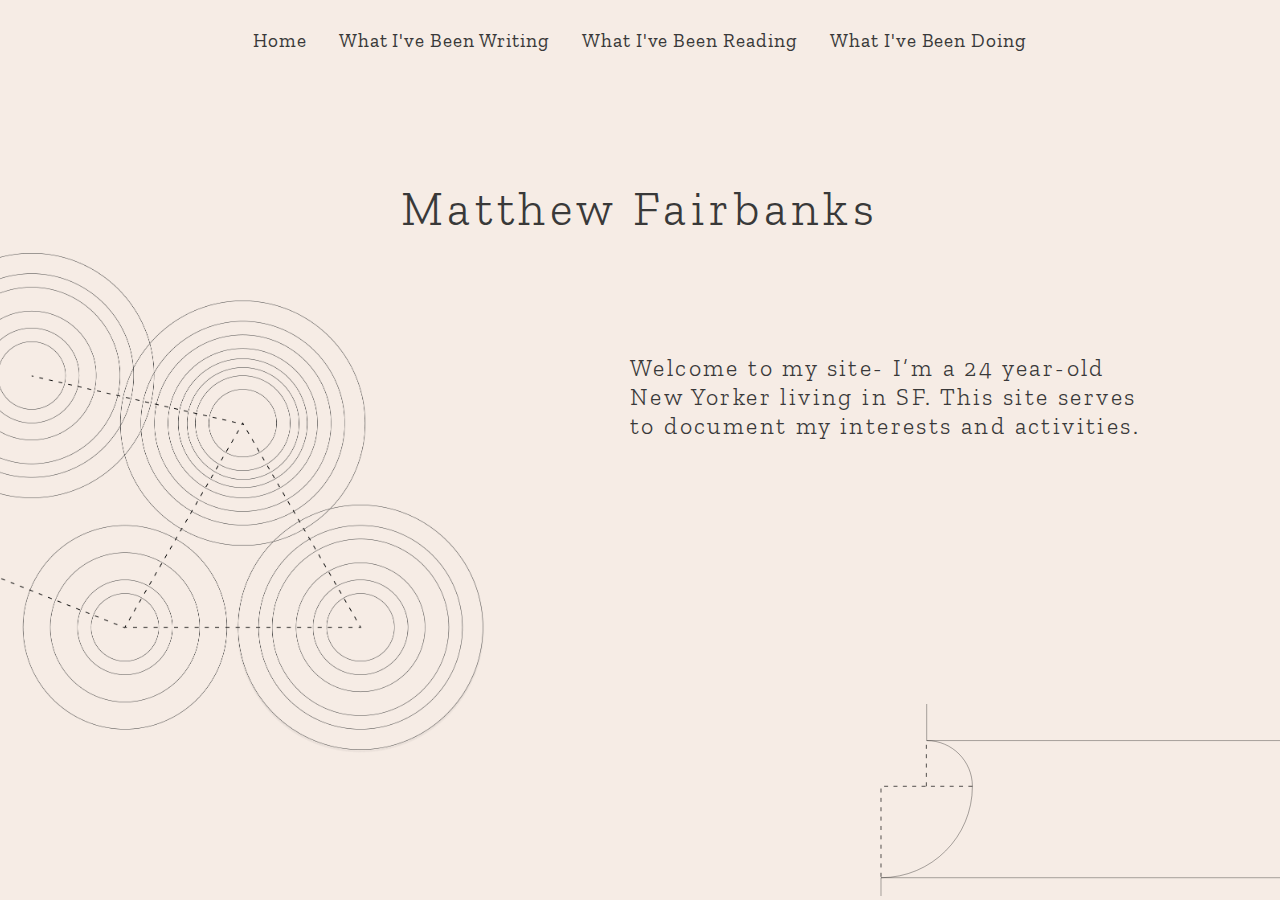
<file: index.html>
<!DOCTYPE html>
<html lang="en">
<head>
    <meta charset="UTF-8"/>
    <meta name="viewport" content="width=device-width, initial-scale=1.0"/>
    <title>Matthew Fairbanks</title>
    <link rel="stylesheet" href="styles.css"/>

    <link rel="preconnect" href="https://fonts.googleapis.com">
    <link rel="preconnect" href="https://fonts.gstatic.com" crossorigin>
    <link href="https://fonts.googleapis.com/css2?family=Zilla+Slab:ital,wght@0,300;0,400;0,500;0,600;0,700;1,300;1,400;1,500;1,600;1,700&display=swap" rel="stylesheet">
    
    <link rel="shortcut icon" href="images/favicon.ico" type="image/x-icon">
    <meta property="og:image" content="images/Home.jpg" name="image">
</head>
<body>
    <!-- Navbar Section-->
    <nav class="navbar">
        <div class="navbar__container">
            <div class="navbar__toggle" id="mobile-menu">
                <span class="bar"></span>
                <span class="bar"></span>
                <span class="bar"></span>
            </div>
            <ul class="navbar__menu">
                <li class="navbar__item">
                    <a href="./" class="navbar__links"> Home </a>
                </li>
                <li class="navbar__item">
                    <a href="writings" class="navbar__links"> What I've Been Writing </a>
                </li>
                <li class="navbar__item">
                    <a href="reading-list" class="navbar__links"> What I've Been Reading </a>
                </li>
                <li class="navbar__item">
                    <a href="activities" class="navbar__links"> What I've Been Doing </a>
                </li>
            </ul>
        </div>
    </nav>
    <!-- Hero Section-->
    <div class="main">
        <div class="main__content">
            <h1>Matthew Fairbanks</h1>
        </div>
        <div class="main__container">
            <div class="main__img--container">
                <img src="images/Home Visual.png" 
                alt="pic" id="main__img" />
            </div>
            <div class="about__me">
                <P> Welcome to my site- I’m a 24 year-old New Yorker living in SF. This site serves to document my interests and activities.</P>
            </div>
        </div>
        <div class="main__img2--container">
            <img src="images/Home Pedestal.svg" 
            alt="pic" id="main__img2" />
        </div>      
    </div>
    <script src="app.js"></script>
</body>
</html>
</file>
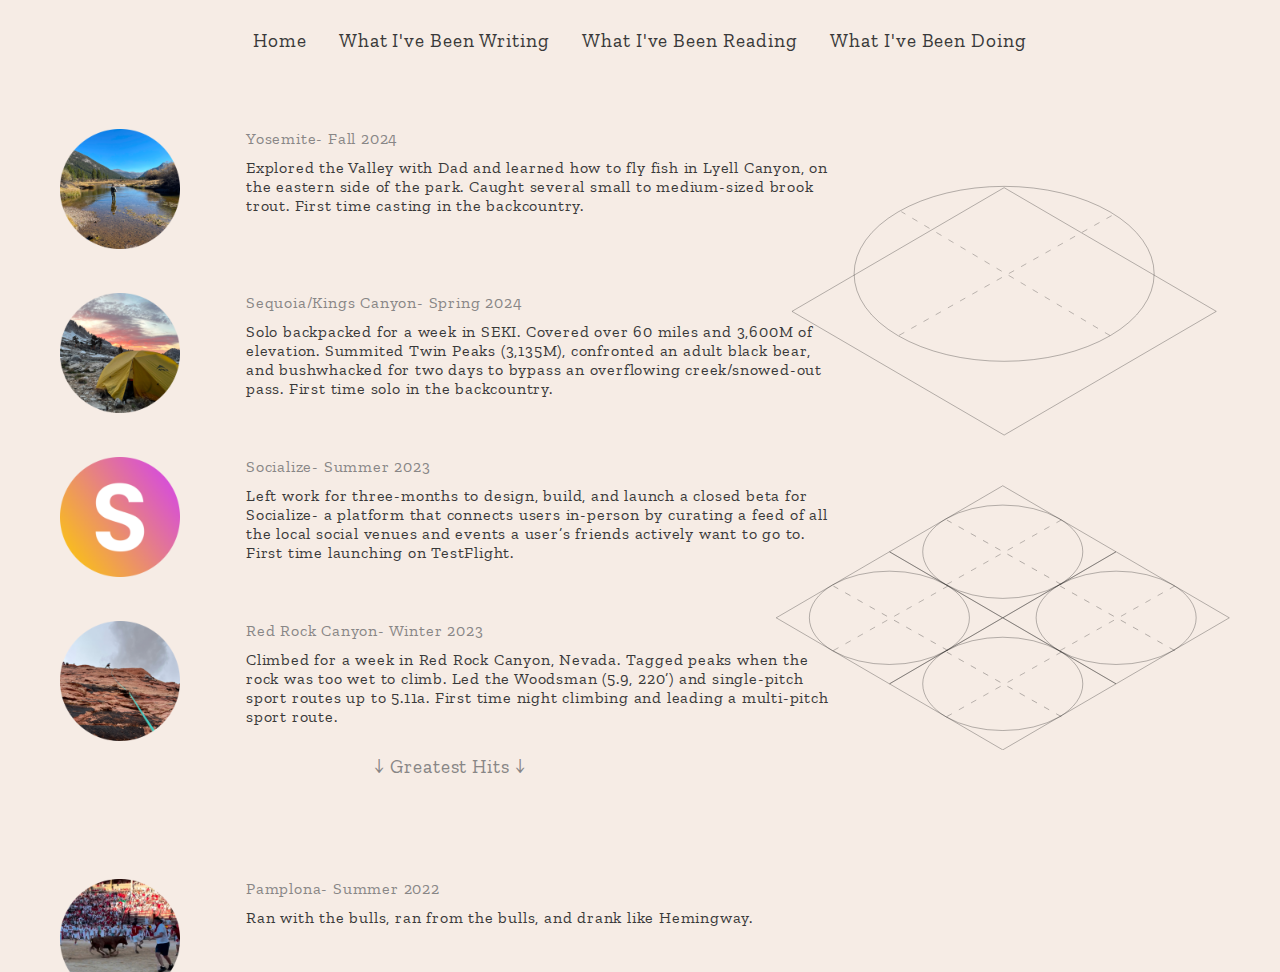
<file: activities.html>
<!DOCTYPE html>
<html lang="en">
<head>
    <meta charset="UTF-8"/>
    <meta name="viewport" content="width=device-width, initial-scale=1.0"/>
    <title>Matthew Fairbanks</title>
    <link rel="stylesheet" href="styles.css"/>

    <link rel="preconnect" href="https://fonts.googleapis.com">
    <link rel="preconnect" href="https://fonts.gstatic.com" crossorigin>
    <link href="https://fonts.googleapis.com/css2?family=Zilla+Slab:ital,wght@0,300;0,400;0,500;0,600;0,700;1,300;1,400;1,500;1,600;1,700&display=swap" rel="stylesheet">
 
    <link rel="shortcut icon" href="images/favicon.ico" type="image/x-icon">
    <meta property="og:image" content="images/Activities.jpg" name="image">
</head>
<body>
    <!-- Navbar Section-->
    <nav class="navbar">
        <div class="navbar__container">
            <div class="navbar__toggle" id="mobile-menu">
                <span class="bar"></span>
                <span class="bar"></span>
                <span class="bar"></span>
            </div>
            <ul class="navbar__menu">
                <li class="navbar__item">
                    <a href="./" class="navbar__links"> Home </a>
                </li>
                <li class="navbar__item">
                    <a href="writings" class="navbar__links"> What I've Been Writing </a>
                </li>
                <li class="navbar__item">
                    <a href="reading-list" class="navbar__links"> What I've Been Reading </a>
                </li>
                <li class="navbar__item">
                    <a href="activities" class="navbar__links"> What I've Been Doing </a>
                </li>
            </ul>
        </div>
    </nav>
    <!-- Main Section-->
        <div class="main__container__Doing">
            <div class="Swipe__zone__Doing">
                <div class="Recent__items--container">
                    <div class="GH__Top--container">
                        <h1>Recent Adventures</h1>
                    </div>
                    <div class="Event--container">
                        <div class="Event_text_mobile">
                            <h2>Yosemite</h2>
                            <h2>Fall 2024</h2>
                        </div>
                        <picture>
                            <source src="images/Yosemite.webp" type="image/webp">
                            <source src="images/Yosemite.avif" type="image/avif">
                            <img src="images/Yosemite.png" alt= "Yosemite" id="Event__img">
                        </picture>
                        <div class="Event_text">
                            <h2>Yosemite- Fall 2024</h2>
                            <h3>Explored the Valley with Dad and learned how to fly fish in Lyell Canyon, on the eastern side of the park. Caught several small to medium-sized brook trout. First time casting in the backcountry.</h3>
                        </div>
                    </div>
                    <div class="Event--container">
                        <div class="Event_text_mobile">
                            <h2>Sequoia/Kings Canyon</h2>
                            <h2>Spring 2024</h2>
                        </div>
                        <picture>
                            <source src="images/SEKI.webp" type="image/webp">
                            <source src="images/SEKI.avif" type="image/avif">
                            <img src="images/SEKI.png" alt= "SEKI" id="Event__img">
                        </picture>
                        <div class="Event_text">
                            <h2>Sequoia/Kings Canyon- Spring 2024</h2>
                            <h3>Solo backpacked for a week in SEKI. Covered over 60 miles and 3,600M of elevation. Summited Twin Peaks (3,135M), confronted an adult black bear, and bushwhacked for two days to bypass an overflowing creek/snowed-out pass. First time solo in the backcountry.</h3>
                        </div>
                    </div>
                    <div class="Event--container">
                        <div class="Event_text_mobile">
                            <h2>Socialize</h2>
                            <h2>Summer 2023</h2>
                        </div>
                        <picture>
                            <source src="images/Socialize.webp" type="image/webp">
                            <source src="images/Socialize.avif" type="image/avif">
                            <img src="images/Socialize.png" alt= "Socialize" id="Event__img">
                    
                        </picture>
                        <div class="Event_text">
                            <h2>Socialize- Summer 2023</h2>
                            <h3>Left work for three-months to design, build, and launch a closed beta for Socialize- a platform that connects users in-person by curating a feed of all the local social venues and events a user’s friends actively want to go to. First time launching on TestFlight.</h3>
                        </div>
                    </div>
                    <div class="Event--container">
                        <div class="Event_text_mobile">
                            <h2>Red Rock Canyon</h2>
                            <h2>Winter 2023</h2>
                        </div>
                        <picture>
                            <source src="images/Red Rock.webp" type="image/webp">
                            <source src="images/Red Rock.avif" type="image/avif">
                            <img src="images/Red Rock.png" alt= "Red Rock" id="Event__img">
                        </picture>
                        <div class="Event_text">
                            <h2>Red Rock Canyon- Winter 2023</h2>
                            <h3>Climbed for a week in Red Rock Canyon, Nevada. Tagged peaks when the rock was too wet to climb. Led the Woodsman (5.9, 220’) and single-pitch sport routes up to 5.11a. First time night climbing and leading a multi-pitch sport route.</h3>
                        </div>
                    </div>
                    <div class="GH__Down--container">
                        <h1>↓ Greatest Hits ↓</h1>
                        <h3>Greatest Hits</h3>
                    </div>
                </div>
                <div class="Greatest__Hits--container">
                    <div class="Event--container">
                        <div class="Event_text_mobile">
                            <h2>Pamplona</h2>
                            <h2>Summer 2022</h2>
                        </div>
                        <picture>
                            <source src="images/Pamplona.webp" type="image/webp">
                            <source src="images/Pamplona.avif" type="image/avif">
                            <img src="images/Pamplona.png" alt= "Pamplona" id="Event__img">
                        </picture>
                        <div class="Event_text">
                            <h2>Pamplona- Summer 2022</h2>
                            <h3>Ran with the bulls, ran from the bulls, and drank like Hemingway.</h3>
                        </div>
                    </div>
                    <div class="Event--container">
                        <div class="Event_text_mobile">
                            <h2>Mont Blanc</h2>
                            <h2>Summer 2022</h2>
                        </div>
                        <picture>
                            <source src="images/Mont Blanc.webp" type="image/webp">
                            <source src="images/Mont Blanc.avif" type="image/avif">
                            <img src="images/Mont Blanc.png" alt= "Mont Blanc" id="Event__img">
                        </picture>
                        <div class="Event_text">
                            <h2>Mont Blanc- Summer 2022</h2>
                            <h3>Learned fundamental mountaineering techniques and climbed Mont Blanc (4,808M) as part of a guided expedition. Almost got hit by rockfall crossing the Grand Couloir and witnessed a helicopter rescue on the summit. First time summiting a 4,000er/14er.</h3>
                        </div>
                    </div>
                    <div class="Event--container">
                        <div class="Event_text_mobile">
                            <h2>Villa Adriana</h2>
                            <h2>Summer 2019</h2>
                        </div>
                        <picture>
                            <source src="images/Villa Adriana.webp" type="image/webp">
                            <source src="images/Villa Adriana.avif" type="image/avif">
                            <img src="images/Villa Adriana.png" alt= "Villa Adriana" id="Event__img">
                        </picture>
                        <div class="Event_text">
                            <h2>Villa Adriana- Summer 2019</h2>
                            <h3>Excavated a section of Hadrian’s Villa (Villa Adriana), a UNESCO World Heritage Site outside of Tivoli, Italy. Learned about archaeological fieldwork and recovered Roman artifacts, from pottery to glassware, not seen for thousands of years.</h3>
                        </div>
                    </div>
                    <div class="Event--container">
                        <div class="Event_text_mobile">
                            <h2>PSAL City Championships</h2>
                            <h2>Spring 2015</h2>
                        </div>
                        <picture>
                            <source src="images/PSAL.webp" type="image/webp">
                            <source src="images/PSAL.avif" type="image/avif">
                            <img src="images/PSAL.png" alt= "PSAL" id="Event__img">
                        </picture>
                        <div class="Event_text">
                            <h2>PSAL City Championships- Spring 2015</h2>
                            <h3>Won the Outdoor Freshman 1600M and 4x800M. Won two additional team Public School Athletic League (PSAL) City Championships in cross-country by the end of high school.<br><br></h3>
                         </div>
                    </div>
                </div>
            </div>
            <div class="Doing_img--container">
                <img src="images/Doing_img.svg" 
                alt="pic" id="Doing_img" />
            </div>
        </div>
    </div>
    <script src="app.js"></script>
</body>
</html>
</file>
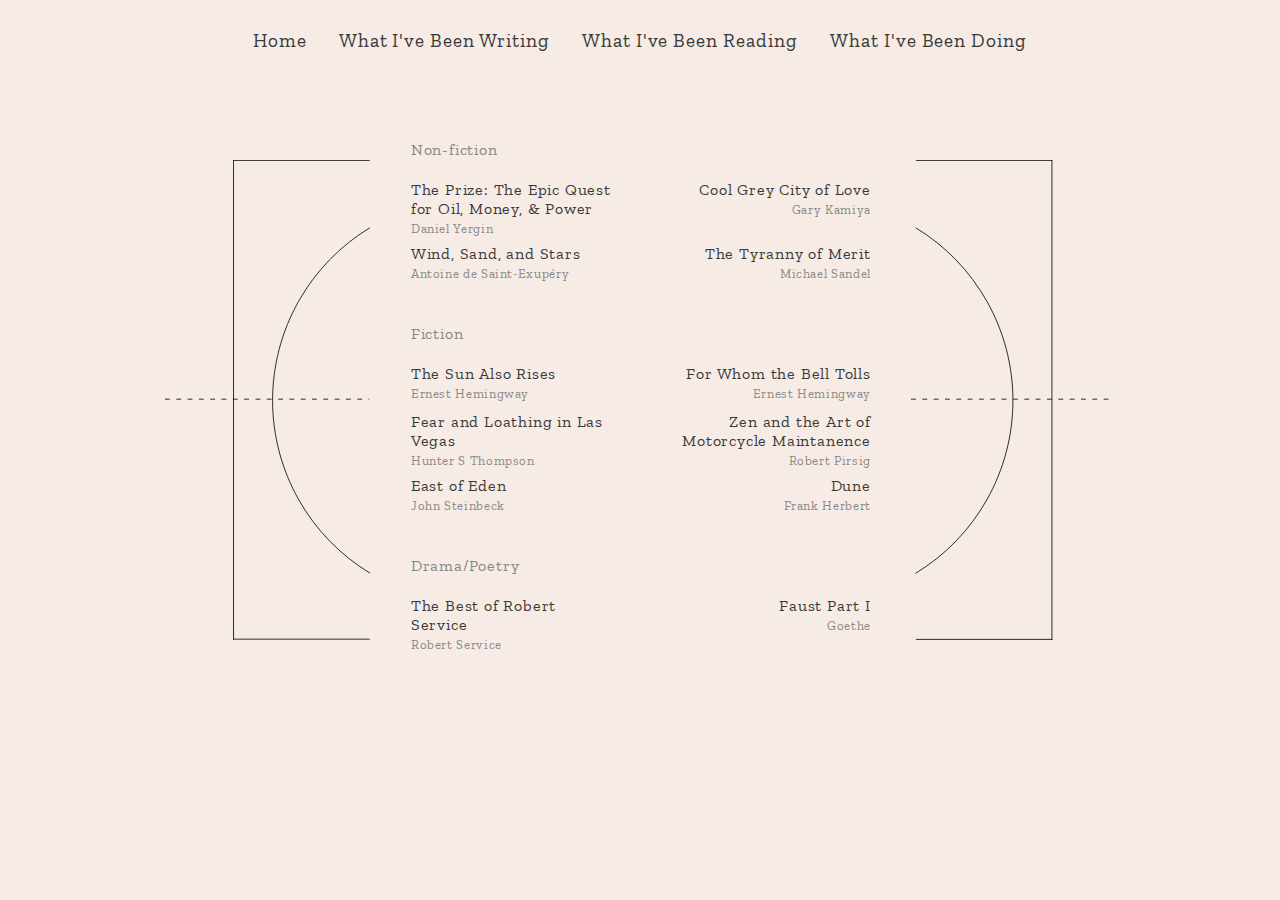
<file: reading-list.html>
<!DOCTYPE html>
<html lang="en">
<head>
    <meta charset="UTF-8"/>
    <meta name="viewport" content="width=device-width, initial-scale=1.0"/>
    <title>Matthew Fairbanks</title>
    <link rel="stylesheet" href="styles.css"/>

    <link rel="preconnect" href="https://fonts.googleapis.com">
    <link rel="preconnect" href="https://fonts.gstatic.com" crossorigin>
    <link href="https://fonts.googleapis.com/css2?family=Zilla+Slab:ital,wght@0,300;0,400;0,500;0,600;0,700;1,300;1,400;1,500;1,600;1,700&display=swap" rel="stylesheet">

    <link rel="shortcut icon" href="images/favicon.ico" type="image/x-icon">
    <meta property="og:image" content="images/Reading-list.jpg" name="image">
</head>
<body>
    <!-- Navbar Section-->
    <nav class="navbar">
        <div class="navbar__container">
            <div class="navbar__toggle" id="mobile-menu">
                <span class="bar"></span>
                <span class="bar"></span>
                <span class="bar"></span>
            </div>
            <ul class="navbar__menu">
                <li class="navbar__item">
                    <a href="./" class="navbar__links"> Home </a>
                </li>
                <li class="navbar__item">
                    <a href="writings" class="navbar__links"> What I've Been Writing </a>
                </li>
                <li class="navbar__item">
                    <a href="reading-list" class="navbar__links"> What I've Been Reading </a>
                </li>
                <li class="navbar__item">
                    <a href="activities" class="navbar__links"> What I've Been Doing </a>
                </li>
            </ul>
        </div>
    </nav>
    <!-- Main Section-->
        <div class="main__container__Reading">
            <div class="first__img--container__Reading">
                <img src="images/Reading 1.svg" 
                alt="pic" id="reading__img1" />
                <img src="images/Reading 3.svg" 
                alt="pic" id="reading__img3" />
            </div>
            <div class="Reading__column">
                <div class="Genre_Title">
                    <h2>Non-fiction</h2>
                </div>
                <div class="Reading_row">
                    <div class="left-column">
                        <h3>The Prize: The Epic Quest for Oil, Money, & Power</h3>
                        <p>Daniel Yergin</p>
                    </div>
                    <div class="right-column">
                        <h3>Cool Grey City of Love</h3>
                        <p>Gary Kamiya</p>
                    </div>
                </div>
                <div class="Reading_row">
                    <div class="left-column">
                        <h3>Wind, Sand, and Stars</h3>
                        <p>Antoine de Saint-Exupéry</p>
                    </div>
                    <div class="right-column">
                        <h3>The Tyranny of Merit</h3>
                        <p>Michael Sandel</p>
                    </div>
                </div>
                <div class="Genre_Title">
                    <h2>Fiction</h2>
                </div>
                <div class="Reading_row">
                    <div class="left-column">
                        <h3>The Sun Also Rises</h3>
                        <p>Ernest Hemingway</p>
                    </div>
                    <div class="right-column">
                        <h3>For Whom the Bell Tolls</h3>
                        <p>Ernest Hemingway</p>
                    </div>
                </div>
                <div class="Reading_row">
                    <div class="left-column">
                        <h3>Fear and Loathing in Las Vegas</h3>
                        <p>Hunter S Thompson</p>
                    </div>
                    <div class="right-column">
                        <h3>Zen and the Art of Motorcycle Maintanence</h3>
                        <p>Robert Pirsig</p>
                    </div>
                </div>
                <div class="Reading_row">
                    <div class="left-column">
                        <h3>East of Eden</h3>
                        <p>John Steinbeck</p>
                    </div>
                    <div class="right-column">
                        <h3>Dune</h3>
                        <p>Frank Herbert</p>
                    </div>
                </div>
                <div class="Genre_Title">
                    <h2>Drama/Poetry</h2>
                </div>
                <div class="Reading_row">
                    <div class="left-column">
                        <h3>The Best of Robert Service</h3>
                        <p>Robert Service</p>
                    </div>
                    <div class="right-column">
                        <h3>Faust Part I</h3>
                        <p>Goethe</p>
                    </div>
                </div>
            </div>
            <div class="second__img--container__Reading">
                <img src="images/Reading 2.svg" 
                alt="pic" id="reading__img2" />
                <img src="images/Reading 4.svg" 
                alt="pic" id="reading__img4" />
            </div>
        </div>
    </div>
    <script src="app.js"></script>
</body>
</html>
</file>
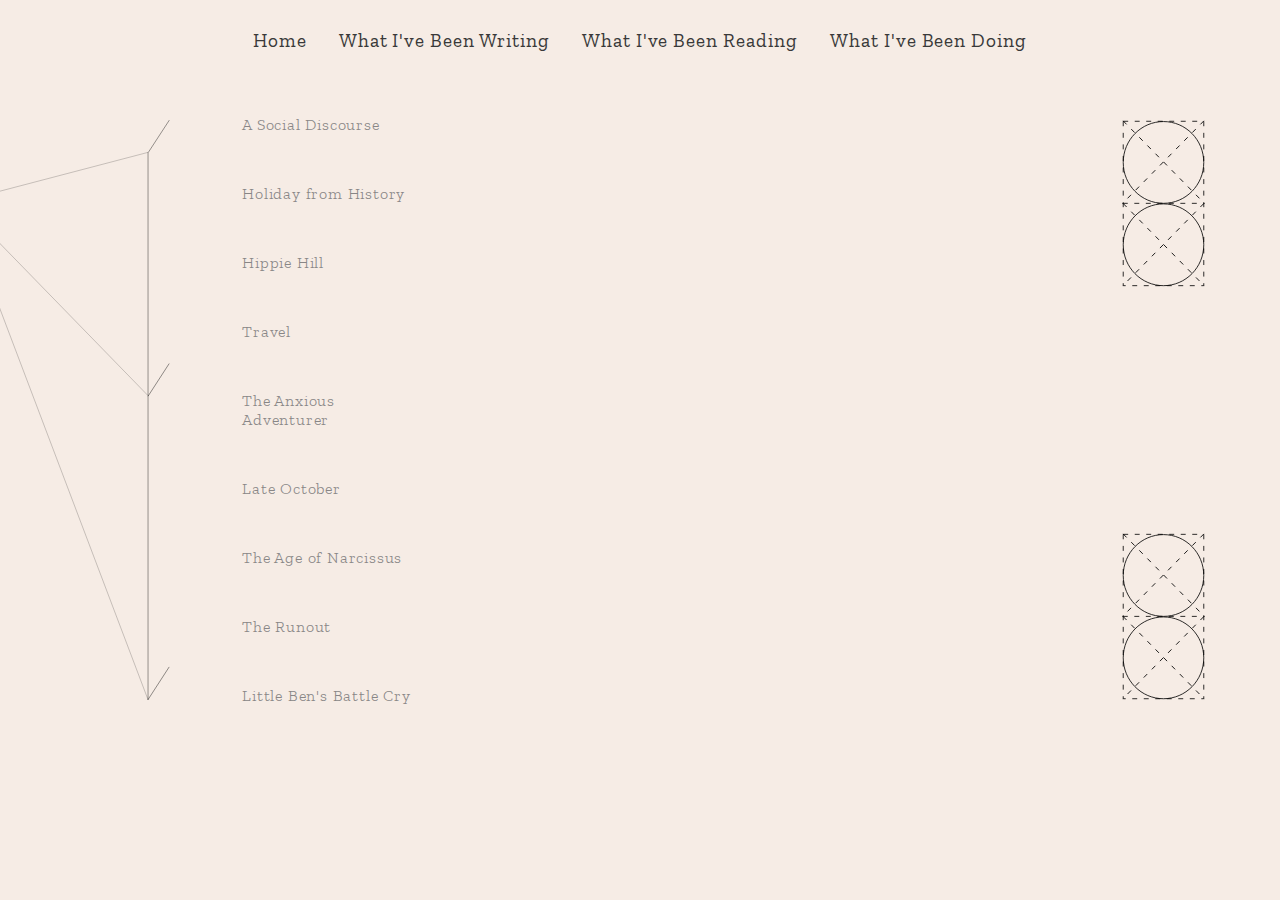
<file: writings.html>
<!DOCTYPE html>
<html lang="en">
<head>
    <meta charset="UTF-8"/>
    <meta name="viewport" content="width=device-width, initial-scale=1.0"/>
    <title>Matthew Fairbanks</title>
    <link rel="stylesheet" href="styles.css"/>

    <link rel="preconnect" href="https://fonts.googleapis.com">
    <link rel="preconnect" href="https://fonts.gstatic.com" crossorigin>
    <link href="https://fonts.googleapis.com/css2?family=Zilla+Slab:ital,wght@0,300;0,400;0,500;0,600;0,700;1,300;1,400;1,500;1,600;1,700&display=swap" rel="stylesheet">

    <link rel="shortcut icon" href="images/favicon.ico" type="image/x-icon">
    <meta property="og:image" content="images/Writings.jpg" name="image">
</head>
<body>
    <!-- Navbar Section-->
    <nav class="navbar">
        <div class="navbar__container">
            <div class="navbar__toggle" id="mobile-menu">
                <span class="bar"></span>
                <span class="bar"></span>
                <span class="bar"></span>
            </div>
            <ul class="navbar__menu">
                <li class="navbar__item">
                    <a href="./" class="navbar__links"> Home </a>
                </li>
                <li class="navbar__item">
                    <a href="writings" class="navbar__links"> What I've Been Writing </a>
                </li>
                <li class="navbar__item">
                    <a href="reading-list" class="navbar__links"> What I've Been Reading </a>
                </li>
                <li class="navbar__item">
                    <a href="activities" class="navbar__links"> What I've Been Doing </a>
                </li>
            </ul>
        </div>
    </nav>
    <div class="main__container__Writing">
        <div class="first--container__Writing">
            <img src="images/Writing_angle.svg" 
            alt="pic" id="writing__img1" />
            <div class="titles">
                <button class="tablinks" onclick="openWriting(event, 'A Social Discourse')">A Social Discourse</button>
                <button class="tablinks" onclick="openWriting(event, 'Holiday from History')">Holiday from History</button>
                <button class="tablinks" onclick="openWriting(event, 'Hippie Hill')">Hippie Hill</button>
                <button class="tablinks" onclick="openWriting(event, 'Travel')">Travel</button>
                <button class="tablinks" onclick="openWriting(event, 'The-Anxious-Adventurer')">The Anxious Adventurer</button>
                <button class="tablinks" onclick="openWriting(event, 'Late October')">Late October</button>
                <button class="tablinks" onclick="openWriting(event, 'The Age of Narcissus')">The Age of Narcissus</button>
                <button class="tablinks" onclick="openWriting(event, 'The Runout')">The Runout</button>
                <button class="tablinks" onclick="openWriting(event, 'Little Bens Battle Cry')">Little Ben's Battle Cry</button>
            </div>
        </div>        
        <div class="content--container">
            <div class="content" id="A Social Discourse">
                <P>Coming soon</P>
            </div>
            <div class="content" id="Holiday from History">
                <P>Coming soon</P>
            </div>
            <div class="content" id="Travel">
                <P>To dream, dare, and then to leap<br>
                        Slicing custom and routine.<br>
                        The self cracks and knowledge seeps,<br>
                        Into all the gaps unseen.</P>
            </div>
            <div class="content" id="The-Anxious-Adventurer">
                <div class="Adventurer_tot">
                    <div class="Adventurer1">
                        <P>I come from the trail, baked in sweat,<br>
                            Covered in bites, muddy and wet.<br>
                            My body aches, my blisters scream,<br>
                            Yet I feel I’m living the dream.<br>
                            <br>
                            I stared down a bear, down my death,<br>
                            Swirling rapids with icy breath,<br>
                            Ridgelines of thunder and of stone,<br>
                            Doing it all tot’lly alone.<br>
                            <br>
                            To suffer is noble, I say<br>
                            To myself, if you choose the way.<br>
                            The pain we choose prepares us for<br>
                            The pain we don’t, of which there’s more.<br>
                            <br>
                            And to strive for a worthy goal,<br>
                            Accepting the pain on the whole,<br>
                            Educates on how to achieve,<br>
                            How to persist, how to believe.<br>
                            <br>
                            Then I find I’m asking myself,<br>
                            After I’m done, and in good health.<br>
                            Of all the leaps and bounds I make,<br>
                            Of all this, how much can I take?<br>
                            <br>
                            The failure of a lifelong dream?<br>
                            The aching pain of losing steam?<br>
                            The solitude of lonely years?<br>
                            The bitterness of realized fears?
                        </P>
                    </div>    
                    <div class="Adventurer2">
                        <P>There was a time before when I<br>
                            Returned from peaks above the sky.<br>
                            Confident that my journey had<br>
                            Made me immune from all the bad.<br>
                            <br>
                            What is earthly stress compared to,<br>
                            Dodging those rocks spat from the blue?<br>
                            And trudging up that icy slope,<br>
                            Placing each step with fear and hope?<br>
                            <br>
                            Yet with my feet back on the ground<br>
                            To my dismay I quickly found,<br>
                            Despite the sev’ral peaks I climbed,<br>
                            Oh, that stress still plagued my mind.<br>
                            <br>
                            So what then of the stronger stuff?<br>
                            Of failing to be good enough?<br>
                            Of dreams sliding beneath the waves?<br>
                            Of loneliness within your veins?<br>
                            <br>
                            Alas, I do not understand<br>
                            The conversion rate ‘tween bear and man.<br>
                            How many bears, a sunken dream?<br>
                            Or lonely nights, a flooded stream?<br>
                            <br>
                            But still I hope, if just for fun,<br>
                            The going rate is five to one.<br>
                            So to fin'ly sink and drown my cares,<br>
                            I just must stare down four more bears.</P>
                    </div>
                </div>
            </div>
            <div class="content" id="The Runout">
                <P>Hammering heart, stammering feet.<br>
                        Blistering hands, blistering heat.<br>
                        Twenty to bolt, forty to mud.<br>
                        The climber falls, is there a thud?</P>
            </div>
            <div class="content" id="Late October">
                <P>
                    The leaves would change this time of year,<br>
                    And for a few weeks I’d walk<br>
                    Through red, orange, and bright yellow<br>
                    When coming home from practice.<br>
                    <br>
                    Underfoot, the dead leaves would crunch<br>
                    And the mud would squish and squirm.<br>
                    The gravel would crackle, pavement stomp,<br>
                    And the crisp air etched in sharp relief<br>
                    The skyline of the Upper West.<br>
                    <br>
                    I remember those walks, tired but free,<br>
                    And I remember that skyline.<br>
                    It was there that my dreams lived,<br>
                    Between the afternoon sky and CPW.<br>
                </P>
            </div>
            <div class="content" id="The Age of Narcissus">
                <P>A wise man once told me<br>
                        we live in the age of Narcissus.<br>
                        Born not of vanity but of drive:<br>
                        To be seen, to be felt, to live... flawlessly.<br>
                        What can’t be measured can’t be improved,<br>
                        So we built pools of flickering light.</P>
            </div>
            <div class="content" id="Little Bens Battle Cry">
                <P>I am not your hand,<br>
                        Under your command.<br>
                        Let me to be free,<br>
                        Answerable to me.<br>
                        <br>
                        The only gift to give,<br>
                        A life for me to live.<br>
                        To dream and try and fail,<br>
                        And finally prevail.</P>
            </div>
            <div class="content" id="Hippie Hill">
                <div class="hippie">
                    <P> The sky is clear and blue, and the grass of Golden Gate Park is radiant and green. I sit on a hill, but unlike the ones that punish me on my bike, this one is calm and pleasant. Strewn with blankets, books, and sunbathers, it looks out onto a flat lawn at the eastern edge of the Park. A paved path lined with benches seperates the hill from the lawn, and a collection of life is amassed around this fracture.
                        <br>
                        <br>
                        Around twenty people, mostly in their sixties and older, are engaged in countercultural ritual. Several have brought drums, which they play with varying degrees of skill and coordination. Together these vestal virgins create an undulating rhythm that rises and falls in an endless psychedelic swirl. On the path, a woman sways and twirls slowly with a scarf. She is younger than the rest. As she slips in and out of rhythm, men of the group join her, moving with even less grace but equal conviction. For a brief moment, each pair trades steps on a large white peace-sign painted on the blacktop. 
                        <br>
                        <br>
                        Many lounge on the grass, shading themselves with colored parasols. Puffs of smoke rise lazily. A broken parasol serves as their flag; a triangular scrap of red-orange fabric blowing faintly in the breeze. Two small dogs chase each other, one with its legs and tail dyed bright pink. The dancer leaves with her scarf, and her mantle is taken up by a man with a long silver pony-tail, flat cap, and sleeveless leather vest. He paces, making jerky quarter turns back and forth as his arms rise and fall. 
                        <br>
                        <br>
                        On a bench to the group's left, a homeless man is slumped. His feet are firmly planted on the ground and his body is cantilevered a few inches above the bench. A shopping cart is in front of him with two empty boxes inside. Suddenly the tempo of the drumming picks up and he stirs. He scratches his head and sits up. Slowly, he slumps back into his original position. The rhythm continues.
                        <br>
                        <br>
                        On the hill, others look on. Some as they take in their surroundings, some as they look up from their books. They're like me: young professionals, probably transplants too. My attention returns to the sky and grass.<br><br></P>
                </div>
            </div>
        </div>
        <div class="second__img--container__Writing">
            <img src="images/Twin Columns.svg" 
            alt="pic" id="writing__img2" />
        </div>
        <div class="third__img--container__Writing">
            <img src="images/Twin Columns_flat.svg" 
            alt="pic" id="writing__img3" />
        </div>
    </div>
<script src="app.js"></script>
</body>
</html>
</file>
<file: styles.css>
/* Zilla Slab Font */
.zilla-slab-light {
    font-family: "Zilla Slab", serif;
    font-weight: 300;
    font-style: normal;
  }
  .zilla-slab-regular {
    font-family: "Zilla Slab", serif;
    font-weight: 400;
    font-style: normal;
  }
  .zilla-slab-medium {
    font-family: "Zilla Slab", serif;
    font-weight: 500;
    font-style: normal;
  }
  .zilla-slab-semibold {
    font-family: "Zilla Slab", serif;
    font-weight: 600;
    font-style: normal;
  }
  .zilla-slab-bold {
    font-family: "Zilla Slab", serif;
    font-weight: 700;
    font-style: normal;
  }
  .zilla-slab-light-italic {
    font-family: "Zilla Slab", serif;
    font-weight: 300;
    font-style: italic;
  }
  .zilla-slab-regular-italic {
    font-family: "Zilla Slab", serif;
    font-weight: 400;
    font-style: italic;
  }
  .zilla-slab-medium-italic {
    font-family: "Zilla Slab", serif;
    font-weight: 500;
    font-style: italic;
  }
  .zilla-slab-semibold-italic {
    font-family: "Zilla Slab", serif;
    font-weight: 600;
    font-style: italic;
  }
  .zilla-slab-bold-italic {
    font-family: "Zilla Slab", serif;
    font-weight: 700;
    font-style: italic;
  }  

*{
    box-sizing: border-box;
    margin: 0;
    padding: 0;
    font-family: "Zilla Slab", serif;
    background-color: #F6ECE5;
    user-select: none;
}

body {
    margin: 0;
    overflow: hidden;
  }

body h2 {
    font-weight: 400;
    font-size: 1rem;
    letter-spacing: 0.05rem;
    color: #888686;
    background-color: #FF573300;
}

body h3 {
    font-size: 1rem;
    font-weight: 400;
    color: #393939;
    letter-spacing: 0.05rem;
    background-color: #FF573300;
}

/* --------------------------------------- Navbar CSS ----------------------------------------- */
.navbar {
    height: 80px;
    display: flex;
    justify-content: center;
    font-size: 1.2rem;
    letter-spacing: 0.06rem;
    position: sticky;
    top: 0;
    z-index: 999;
}

.navbar__container {
    display: flex;
    justify-content: center;
    height: 80px;
    z-index: 1;
    width: 100%;
    margin: 0 auto;
}

.navbar__menu {
    display: flex;
    align-items: center;
    list-style: none;
    text-align: center;
}

.navbar__item {
    height: 80px;
}

.navbar__links {
    color: #393939;
    display: flex;
    align-items: center;
    justify-content: center;
    text-decoration: none;
    padding: 0 1rem;
    height: 100%;
}


@media screen and (max-width: 640px) {
    .navbar__container {
        display: flex;
        justify-content: space-between;
        height: 80px;
        z-index: 1;
        width: 100%;
        max-width: 1300px;
        padding: 0;
    }

    .navbar__menu {
        display: grid;
        grid-template-rows: 50px 50px 50px 50px;
        margin: 0;
        width: 100%;
        position: absolute;
        top: -1000px;
        opacity: 0;
        transition: all 0.5s ease;
        height: 30vh;
        z-index: -1;
    }

    .navbar__menu.active {
        top: 100%;
        opacity: 1;
        transition: all 0.5s ease;
        font-size: 1.6 rem;
    }
    
    .navbar__toggle .bar {
        width: 25px;
        height: 3px;
        margin: 5px auto;
        transition: all 0.3s ease-in-out;
        background: #393939;
        display: block;
        cursor: pointer;
    }

    .navbar__item {
        width: 100%;
    }

    .navbar__links {
        text-align: center;
        padding: 1.6rem;
        width: 100%;
        display: table;
    }

    #mobile-menu {
        position: absolute;
        top: 20%;
        right: 5%;
        transform: translate(5%, 20%);
    }

    #mobile-menu.is-active .bar:nth-child(2) {
        opacity: 0;
    }
    
    #mobile-menu.is-active .bar:nth-child(1) {
        transform: translateY(8px) rotate(45deg);
    }

    #mobile-menu.is-active .bar:nth-child(3) {
        transform: translateY(-8px) rotate(-45deg);
    }
}

/* --------------------------------------- Home CSS ----------------------------------------- */

.main__content h1 {
    font-size: 3rem;
    font-family: "Zilla Slab", serif;
    font-weight: 300;
    font-style: normal;
    text-align: center;
    letter-spacing: 0.3rem; 
    padding-top: 100px;
    padding-bottom: 1rem;
    color: #393939;
}

.main__container {
    display: grid;
    grid-template-columns: 1fr 1fr;
    align-items: even;
    height: auto;
    z-index: 1;
    width: 100%;
}

.about__me, .main__img--container, .main__img2--container {
    grid-row: 1 / 2;
}

.about__me {
    grid-column: 1 / 0;
    padding-top: 100px;
    padding-right: 125px;
    width: 650px;
    height: 80px;
}

.about__me p {
    font-size: 1.5rem;
    font-weight: 300;
    text-align: left;
    letter-spacing: 0.15rem;
    color: #393939;
}

.main__img--container {
    grid-column: 1 / -1;
    text-align: left;
}

#main__img {
    height: 500px;
    width: auto;
    pointer-events: none;
    position: absolute;
    left:-100px;
    background-color: #FF573300;
}

.main__img2--container {
    position:absolute;
    right:0px;
    bottom:0px;
}

#main__img2 {
    width: 400px;
    height: auto;
    pointer-events: none;
}

/* Home- Responsive */

@media screen and (max-height: 680px) and (min-width: 480px) {
    .main__img2--container {
        position: static;
        float: right;
        padding-top: 130px;
    } 
}

@media screen and (max-width: 480px) and (max-height: 640px) {
    .main__img2--container {
        display: none;
    }
}

@media screen and (max-width: 1040px) {
        .about__me {
        padding-right: 50px;
        width: 475px; 
    }
}

@media screen and (max-width: 940px) {
    .main__img--container {
        display: none;
    }

    .about__me {
        grid-column: 1 / -1;
        margin: 0 auto;      
        text-align: center;
        padding-right: 0px;  
        width: 550;         
    }    

    .about__me p {
        text-align: center;
    }    
}

/* Home- Responsive-- Mobile */

@media screen and (max-width: 480px) {
    .navbar__toggle .bar {
        width: 20px;
        height: 2px;
        margin: 6px auto;
    }

    .navbar {
        height: 40px;
        font-size: 1rem;
        letter-spacing: 0.05rem;
    }
    
    .navbar__container {
        height: 40px;
    }
    
    .main__content h1 {
        font-size: 2rem;
        letter-spacing: 0.2rem; 
        margin: 0 60px;
        margin-top: 1rem;
        padding-top: 90px;
    }

    .about__me {
        grid-column: 1 / -1;
        margin: 0 10%;
        text-align: center;
        padding-right: 0px;
        width: auto;
        padding-top: 100px;
    }

    .about__me p {
        font-size: 1rem;
        letter-spacing: 0.1rem; 
        margin: 0 16px;
        margin-top: 0rem;
    }

    .main__img2--container {
        position:absolute;
        right:-150px;
        bottom:0px;
    }

    #main__img2 {
        width: 380px;
        height: auto;
        pointer-events: none;
    }
}

@media screen and (max-height: 480px) and (max-width: 800px) and (min-width: 480px) {
    
    .main {
        height: 400px;
        overflow-y: auto;
        touch-action: auto;
        scrollbar-width: none;
        padding: 10px 0px;
    }

    .main__content h1 {
        font-size: 2rem;
        letter-spacing: 0.2rem; 
        margin-top: 1rem;
        padding-top: 40px;
        padding-bottom: 0px;
    }

    .about__me {
        padding-top: 60px;
        width: 450px;
        height: 80px;
    }

    .about__me p {
        font-size: 1rem;
        letter-spacing: 0.1rem; 
        margin: 0 16px;
        margin-top: 0rem;
    }

    .main__img2--container {
        position: static;
        float: right;
        padding-top: 120px;
        padding-bottom: 50px;
    } 
}

/* --------------------------------------- Reading CSS ----------------------------------------- */

.main__container__Reading {
    display: grid;
    grid-template-columns: 1fr 1fr 1fr;
    place-items: top;
    justify-content: center;
    margin: 0 auto; 
    height: auto;
    z-index: 1;
    width: fixed;
    padding:60px 300px;
}

#reading__img1 {
    height: 500px;
    width: auto;
    pointer-events: none;
    padding-top: 20px;
}

#reading__img2 {
    height: 500px;
    width: auto;
    pointer-events: none;
    padding-top: 20px;
}

#reading__img3 {
    height: 0;
    width: auto;
}

#reading__img4 {
    height: 0;
    width: auto;
}

.Reading__column {
    display: grid;
    grid-template-rows: 2.5rem 4rem 5rem 2.5rem 3rem 4rem 5rem 2.5rem 3rem;
    place-items: top;
    justify-content: center;
    height: auto;
    z-index: 1;
    width: fixed;
    padding: 0px 40px;
}

.Reading_row {
    display: grid;
    grid-template-columns: 1fr 1fr;
}

.left-column {
    width: 230px;
    padding-right: 30px;
}

.right-column {
    width: 230px;
    padding-left: 30px;
    text-align: right;
}

.main__container__Reading p {
    font-size: 0.8rem;
    letter-spacing: 0.04rem;
    font-weight: 400;
    color: #888686;
    padding-top: 0.2rem;
}

/* Reading- Responsive */

@media screen and (max-width: 480px) {
    .main__container__Reading {
        display: block;
        text-align: center;
        z-index: 1;
        width: fixed;
        padding: 0px;
    }

    .Reading__column {
        display: grid;
        grid-template-rows: 1.5rem 4.2rem 5rem 1.5rem 3.2rem 4.2rem 3.3rem 1.5rem 3rem;
        place-items: top;
        justify-content: center;
        height: auto;
        z-index: 1;
        width: fixed;
        padding: 0px 40px;
        text-align: left;
    }
    
    .Reading_row {
        display: grid;
        grid-template-columns: 1fr 1fr;
    }
    
    .left-column {
        width: 140px;
        padding-right: 10px;
    }
    
    .right-column {
        width: 140px;
        padding-left: 10px;
        text-align: right;
    }
    
    .main__container__Reading h2 {
        font-size: 0.8rem;
        letter-spacing: 0.04rem;
        padding-bottom: 10px;
    }

    .main__container__Reading h3 {
        font-size: 0.8rem;
        letter-spacing: 0.04rem;
    }
    
    .main__container__Reading p {
        font-size: 0.7rem;
        letter-spacing: 0.035rem;
        font-weight: 400;
        color: #888686;
        padding-top: 0rem;
    }

    #reading__img1 {
        display: none;
    }
    
    #reading__img3 {
        height: 95px;
        width: auto;
        pointer-events: none;
        padding-top: 5px;
        padding-bottom: 8px;
    }
    
    #reading__img2 {
        display: none;
    }
    
    #reading__img4 {
        height: 95px;
        width: auto;
        pointer-events: none;
        padding-top: 8px;
        padding-bottom: 5px;
        background-color: #FF573300;
    }
}

@media screen and (max-height: 480px) and (max-width: 800px) {
    .main__container__Reading {
        height: 340px;
        overflow-y: auto;
        touch-action: auto;
        scrollbar-width: none;
        padding: 10px 0px;
        padding-bottom: 120px;
    }

    .Reading__column {
        display: grid;
        grid-template-rows: 1.5rem 3.2rem 4rem 1.5rem 2.2rem 3.2rem 4rem 1.5rem 3rem;
        place-items: top;
        justify-content: center;
        height: auto;
        z-index: 1;
        width: fixed;
        padding: 0px 20px;
        text-align: left;
    }

    .left-column {
        width: 170px;
        padding-right: 10px;
    }
    
    .right-column {
        width: 170px;
        padding-left: 10px;
        text-align: right;
    }

    .main__container__Reading h2 {
        font-size: 0.8rem;
        letter-spacing: 0.04rem;
        padding-bottom: 10px;
    }

    .main__container__Reading h3 {
        font-size: 0.8rem;
        letter-spacing: 0.04rem;
    }
    
    .main__container__Reading p {
        font-size: 0.7rem;
        letter-spacing: 0.035rem;
        font-weight: 400;
        color: #888686;
        padding-top: 0rem;
    }


#reading__img1 {
    height: 370px;
    width: auto;
    pointer-events: none;
    padding-top: 20px;
    padding-left: 20px;
}

#reading__img2 {
    height: 370px;
    width: auto;
    pointer-events: none;
    padding-top: 20px;
    padding-right: 20px;
}
}

/* --------------------------------------- Doing CSS ----------------------------------------- */

.main__container__Doing {
    background-color: #FF573300;
    color: #393939;
}

.Swipe__zone__Doing {
    width: 900px;
    height: 100vh;
    overflow-y: scroll;
    z-index: 2;
    position: absolute;
    top: 8%;
    left: 0;
    background-color: #FF573300;
    touch-action: auto;
    -ms-overflow-style: none; 
    scrollbar-width: none;
}

.Swipe__zone__Doing > div {
    scroll-snap-type: y mandatory;
    height: auto; 
}

.Swipe__zone__Doing ::-webkit-scrollbar {
    display: none;
}

.Recent__items--container {
    height: 100vh;
    scroll-snap-align: start;
    scroll-snap-stop: always;
    background-color: #FF573300;
    padding-top: 3%;
}

.Greatest__Hits--container {
    height: 100vh;
    scroll-snap-align: start;
    scroll-snap-stop: always;
    background-color: #FF573300;
    padding-top: 7.3%;
    padding-bottom: 140px;
}

#Doing_img {
    height: 600px;
    z-index: 1;
    width: auto;
    position: absolute;
    top: 150px;
    right: 50px;
    pointer-events: none;
}

.Swipe__zone__Doing h1 {
    font-size: 1.2rem;
    letter-spacing: 0.06rem;
    color: #888686;
    font-weight: 400;
    padding-bottom: 5px;
    background-color: #FF573300;
}

.Swipe__zone__Doing h2 {
    padding-bottom: 10px;
}

.GH__Top--container {
    height: 0px;
}

.GH__Top--container h1 {
    font-size: 0px;
}

.Event--container {
    display: grid;
    grid-template-columns: 1fr 1fr 1fr 1fr 1fr;
    height: auto;
    z-index: 1;
    width: 100%;
    padding: 10px 60px;
    justify-items: left;
    background-color: #FF573300;
}

picture:has(#Event__img) {
    grid-column: 1 / span 1;
    background-color: #FF573300;
    pointer-events: none;
}

#Event__img {
    height: 120px;
    width: auto;
    background-color: #FF573300;
}

.Event_text {
    grid-column: 2 / span 4;
    padding-left: 30px;
    background-color: #FF573300;
    color: #888686;
}

.Event_text_mobile h2 {
    height: 0px;
    font-size: 0rem;
    width: 0px;
    padding-bottom: 10px;
}

.GH__Down--container {
    justify-self: center;
    text-align: center;
    background-color: #FF573300;
}


.GH__Down--container h3 {
    font-size: 0px;
}

/*-- Doing Responsive --*/

@media screen and (max-width: 480px) {
    .Swipe__zone__Doing {
        width: auto;
        height: 100vh;
        top: 8%;
    }

    .GH__Top--container {
        justify-self: center;
        text-align: center;
        background-color: #FF573300;
        padding-bottom: 40px;
    }

    .GH__Top--container h1 {
        font-size: 1.2rem;
    }

    .Recent__items--container {
        height: auto;
        scroll-snap-align: none;
        scroll-snap-stop: none;
    }

    .Greatest__Hits--container {
        height: auto;
        scroll-snap-align: none;
        scroll-snap-stop: none;
        scroll-snap-type: y mandatory;
        padding-bottom: 160px;
    }

    .Swipe__zone__Doing > div {
        scroll-snap-type: none;
        height: auto; 
    }

    .Recent__items--container {
        scroll-snap-type: y mandatory;
    }

    .Event--container {
        display: block;
        width: 100%;
        align-items: center;
        text-align: center;
        padding: 10px 24px;
    }

    picture:has(#Event__img) {
        display: block;
        margin-left: auto;
        margin-right: auto;
        height: 140px;
        width: 140px;
        background-color: #FF573300;
    }

    

    #Event__img {
        height: 140px;
        width: auto;
        background-color: #FF573300;
    }

    .Event--container h2 {
        font-size: 0rem;
    }

    .Event--container h3 {
        font-size: 0.8rem;
    }

    .Event_text {
        padding-left: 0px;
    }

    .Event_text_mobile {
        text-align: center;
        width: 100%;
        padding-bottom: 16px;
        background-color: #FF573300;
    }

    .Event_text_mobile h2 {
        font-size: 1rem;
        width: 100%;
        color: #393939;
        padding-bottom: 1rem;
    }

    .Event_text_mobile h3 {
        color: #888686;
    }

    #Doing_img {
        position: absolute;
        top: 0.5em;
        left: 0;
        width: 100%;
        margin: 0;
        text-align: center;
    } 

    .GH__Down--container {
        padding-top: 40px;
        padding-bottom: 10px;
    }

    .GH__Down--container h1 {
        font-size: 0px;
    }

    .GH__Down--container h3 {
        font-size: 1.2rem;
        letter-spacing: 0.06rem;
        color: #888686;
        font-weight: 400;
        padding-bottom: 5px;
        background-color: #FF573300;
    }
}    

@media screen and (max-height: 480px) and (max-width: 800px) {
    #Event__img {
        height: 140px;
        background-color: #FF573300;
    }

    .Swipe__zone__Doing {
        width: auto;
        top: auto;
    }

    .Greatest__Hits--container {
        padding-bottom: 160px;
    }

    .GH__Top--container {
        justify-self: center;
        text-align: center;
        background-color: #FF573300;
        padding-bottom: 40px;
    }

    .GH__Top--container h1 {
        font-size: 1.2rem;
    }

    .GH__Down--container {
        padding-top: 40px;
        padding-bottom: 0px;
    }

    .GH__Down--container h1 {
        font-size: 0px;
    }

    .GH__Down--container h3 {
        font-size: 1.2rem;
        letter-spacing: 0.06rem;
        color: #888686;
        font-weight: 400;
        padding-bottom: 5px;
        background-color: #FF573300;
    }
}

/* --------------------------------------- Writing CSS ----------------------------------------- */

.main__container__Writing {
    padding-top: 20px;
    padding-right: 50px;
    display: grid;
    grid-template-columns: repeat 3 (1fr);
    align-items:even;
    margin: 0;
    width: 100%;
}

.first--container__Writing {
    grid-column: 1 / span 1;
    display: grid;
    grid-template-columns: 1fr 1fr;
    align-items: even;
    width: auto;
}

#writing__img1 {
    height: 600px;
    width: auto;
    pointer-events: none;
    padding-top: 20px;
}

.titles {
    text-align: left;
    padding-top: 15px;
    height: 600px;
    width: 200px;
}

.titles button {
    display: block;
    background-color: inherit;
    color: #888686;
    font-weight: 300;
    font-size: 1rem;
    letter-spacing: 0.05rem;
    padding-bottom: 50px;
    padding-left: 30px;
    width: 100%;
    border: none;
    outline: none;
    text-align: left;
    cursor: pointer;
    transition: 0.3s;
}

.titles button.active {
    color: #393939;
    font-weight: 500;
}

.content {
    display: none;
}

.content--container {
    display: flex;
    align-items: center;
    justify-content: center;
    height: 600px;
    min-width: 550px;
    overflow-y: scroll;
    -ms-overflow-style: none; 
    scrollbar-width: none;
}

.content--container ::-webkit-scrollbar {
    display: none;
}

.Adventurer1 {
    float: left;
    width: 50%;
    padding-left: 10px;
    padding-right: 10px;
}

.Adventurer2 {
    float: right;
    width: 50%;
    padding-right: 10px;
}

.hippie {
    width: 500px;
    padding: 0px 0px;
    padding-top: 160px;
    text-align: justify;
}

.second__img--container__Writing {
    grid-column: 8 / span 1;
    padding: 0px 0px;
}

#writing__img3 {
    height: 0px;
    width: auto;
}

#writing__img2 {
    height: 600px;
    width: auto;
    pointer-events: none;
    padding-top: 20px;
}

/*-- Writing Responsive --*/

@media screen and (max-width: 480px) {    
    #writing__img1 {
        display: none;
    }

    .main__container__Writing {
        padding-top: 0px;
        padding-right: 0px;
        display: block;
        margin: 0;
        width: 100%;
    }

    .titles {
        text-align: left;
        padding-top: 0px;
        padding-left: 30px;
        padding-bottom: 15px;
        height: auto;
    }

    .titles button {
        display: flex;
        background-color: inherit;
        color: #888686;
        font-weight: 300;
        font-size: 0.7rem;
        letter-spacing: 0.035rem;
        padding-bottom: 0px;
        padding-left: 0px;
        border: none;
        outline: none;
        text-align: left;
        cursor: pointer;
        transition: 0.3s;
    }

    .content--container {
        height: 53vh;
        min-width: 10px;
        align-items: center;
        justify-content: center;
        overflow-y: scroll;
        -ms-overflow-style: none; 
        scrollbar-width: none;
    }

    .second__img--container__Writing {
        display: block;
        width: 0px;
        height: auto;
    }

    #writing__img2 {
        height: 0px;
        width: auto;
    }

    #writing__img3 {
        width: 250px;
        height: auto;
        align-items: center;
        justify-content: center;
        padding-bottom: 10px;
    }

    .third__img--container__Writing {
        justify-self: center;
        text-align: center;
    }

    .content P {
        font-size: 0.8rem;
        letter-spacing: 0.04 rem;
    }

    .Adventurer1 {
        display: flex;
        align-items: center;
        justify-content: center;
        width: 100%;
        padding-top: 600px;
        padding-bottom: 1rem;
        padding-left: 0px;
        padding-right: 0px;
    }
    
    .Adventurer2 {
        display: flex;
        align-items: center;
        justify-content: center;
        width: 100%;
        padding-left: 20px;
    }

    .Adventurer_tot {
        display: block;
        align-items: center;
        justify-content: center;
    }

    .hippie {
        width: 308px;
        padding: 0px 0px;
        padding-top: 400px;
        text-align: justify;
    }
}

@media screen and (max-height: 480px) and (max-width: 800px) and (min-width: 480px) {
   
    #writing__img1 {
        display: none;
    }

    .main__container__Writing {
        height: 340px;
        overflow-y: auto;
        touch-action: auto;
        scrollbar-width: none;
        display: block;
        width: 100%;
    }

    .titles {
        text-align: left;
        padding-top: 0px;
        padding-left: 30px;
        padding-bottom: 15px;
        height: auto;
    }

    .titles button {
        display: flex;
        background-color: inherit;
        color: #888686;
        font-weight: 300;
        font-size: 0.7rem;
        letter-spacing: 0.035rem;
        padding-bottom: 0px;
        padding-left: 0px;
        border: none;
        outline: none;
        text-align: left;
        cursor: pointer;
        transition: 0.3s;
    }

    .content--container {
        height: auto;
        min-height: 120px;
        min-width: 10px;
        align-items: center;
        justify-content: center;
        overflow-y: scroll;
        -ms-overflow-style: none; 
        scrollbar-width: none;
    }

    .second__img--container__Writing {
        display: block;
        width: 0px;
        height: auto;
    }

    #writing__img2 {
        height: 0px;
        width: auto;
    }

    #writing__img3 {
        width: 250px;
        height: auto;
        align-items: center;
        justify-content: center;
        padding-bottom: 100px;
    }

    .third__img--container__Writing {
        justify-self: center;
        text-align: center;
    }

    .content P {
        font-size: 0.8rem;
        letter-spacing: 0.04 rem;
    }

    .Adventurer1 {
        display: flex;
        align-items: center;
        justify-content: center;
        width: 100%;
        padding-top: 0px;
        padding-bottom: 1rem;
        padding-left: 0px;
        padding-right: 0px;
    }
    
    .Adventurer2 {
        display: flex;
        align-items: center;
        justify-content: center;
        width: 100%;
        padding-left: 20px;
    }

    .Adventurer_tot {
        display: block;
        align-items: center;
        justify-content: center;
    }

    .hippie {
        width: 448px;
        padding: 0px 0px;
        text-align: justify;
    }
}
</file>
